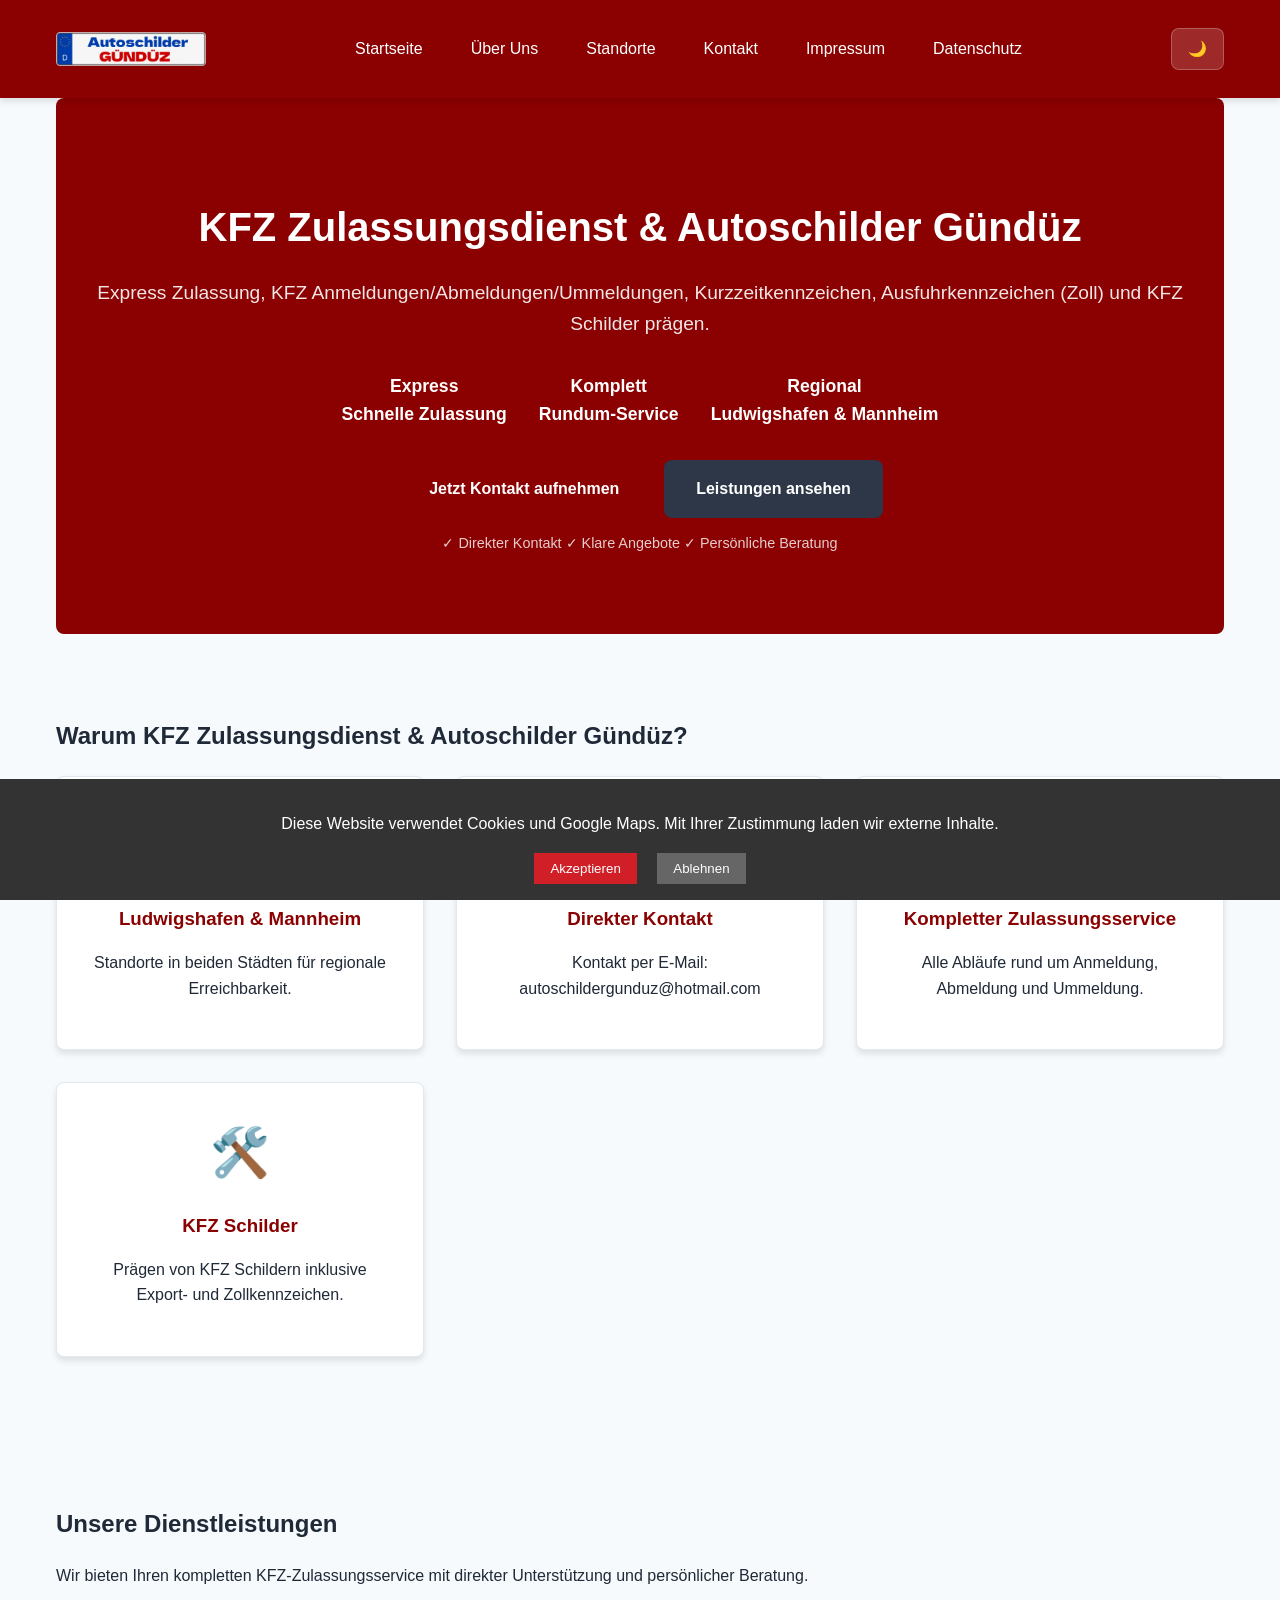
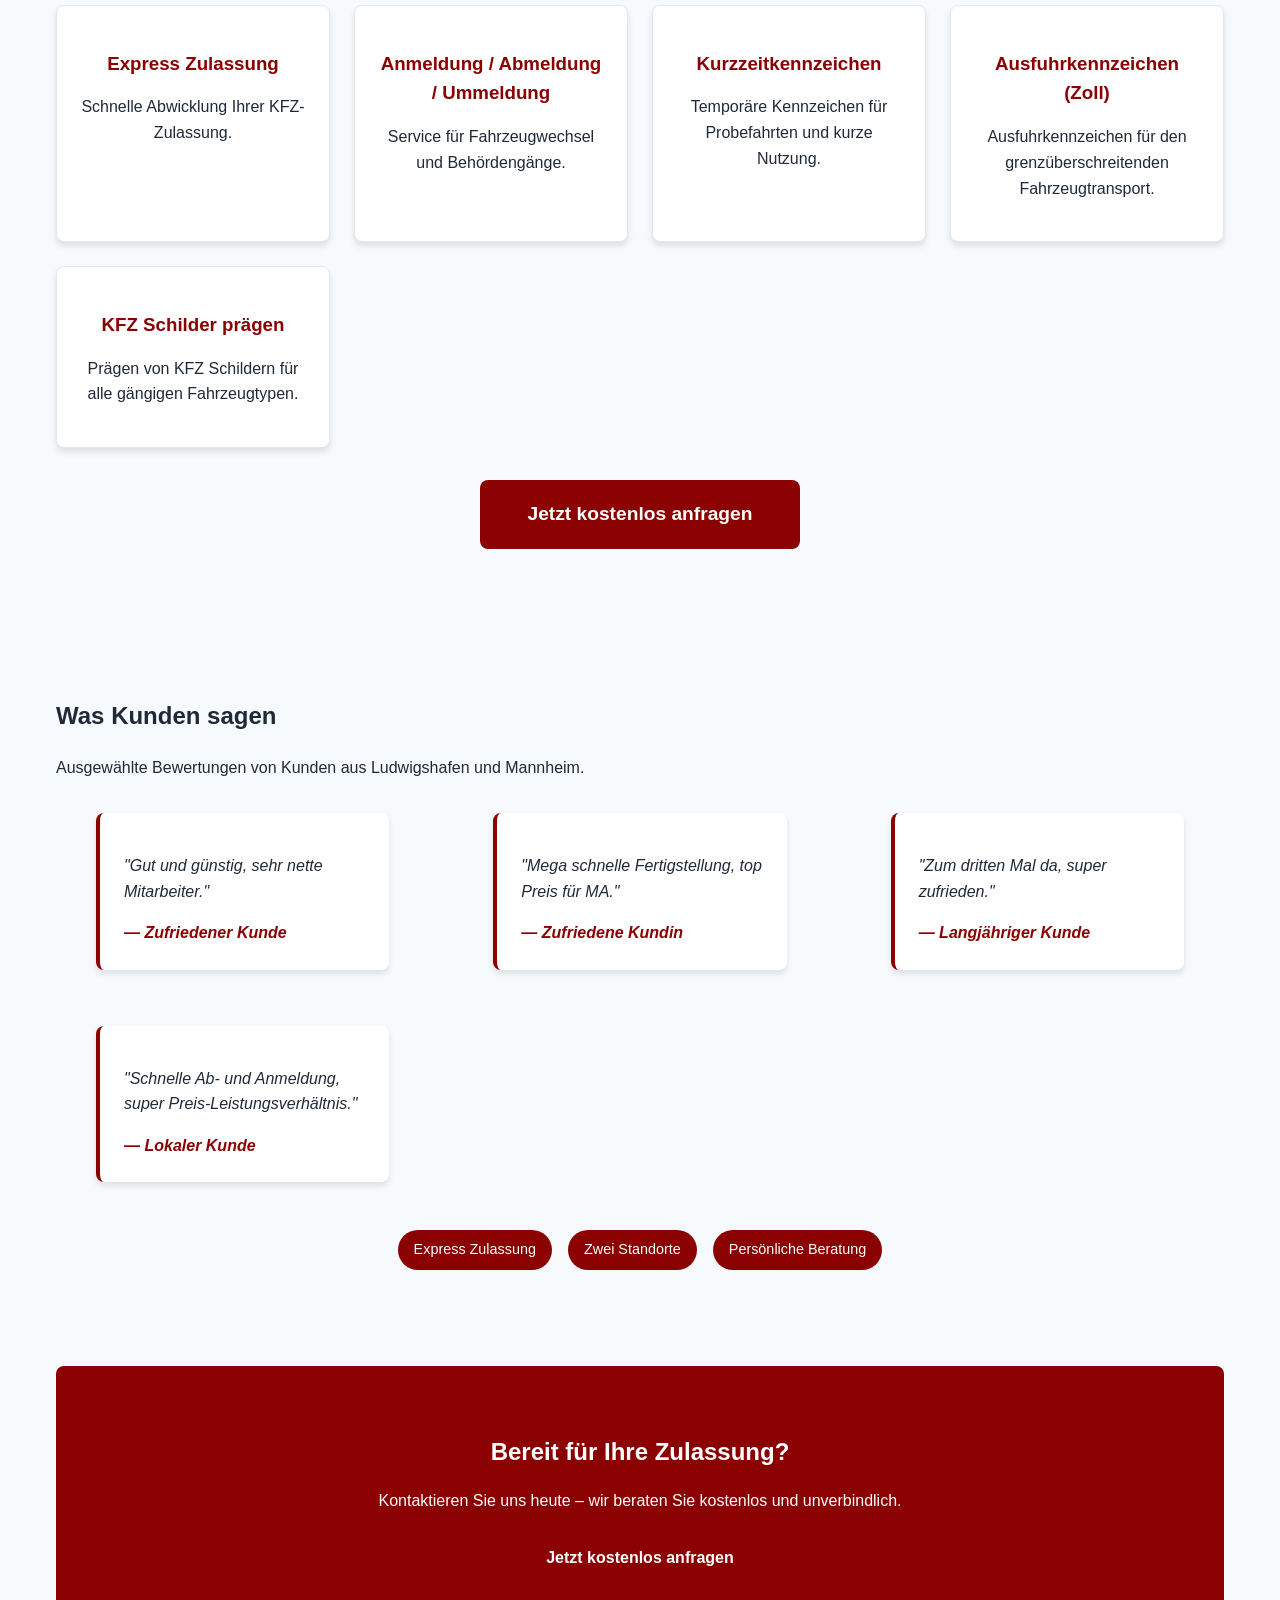
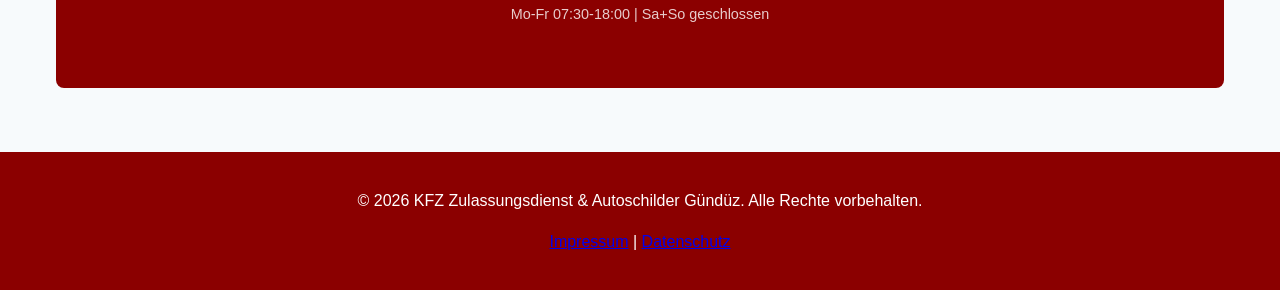
<file: index.html>
<!DOCTYPE html>
<html lang="de">
<head>
    <meta charset="UTF-8">
    <meta name="viewport" content="width=device-width, initial-scale=1.0">
    <title>KFZ Zulassungsdienst & Autoschilder Gündüz</title>
    <meta name="description" content="KFZ Zulassungsdienst & Autoschilder Gündüz. Express Zulassung, KFZ Anmeldungen/Abmeldungen/Ummeldungen, Kurzzeitkennzeichen, Ausfuhrkennzeichen (Zoll) und KFZ Schilder prägen.">
    <meta name="theme-color" content="#111111">
    <link rel="icon" media="(prefers-color-scheme: light)" href="images/favicon_schwarz.png">
    <link rel="icon" media="(prefers-color-scheme: dark)" href="images/favicon_weiss.png">
    <link rel="icon" href="images/favicon_schwarz.png">
    <link rel="stylesheet" href="css/style.css">
</head>
<body>
    <header>
        <div class="header-inner">
            <div class="logo">
                <img src="images/logo.png" alt="KFZ Zulassungsdienst & Autoschilder Gündüz Logo">
            </div>
            <nav aria-label="Hauptnavigation">
                <ul>
                    <li><a href="index.html">Startseite</a></li>
                    <li><a href="about.html">Über Uns</a></li>
                    <li><a href="locations.html">Standorte</a></li>
                    <li><a href="contact.html">Kontakt</a></li>
                    <li><a href="impressum.html">Impressum</a></li>
                    <li><a href="datenschutz.html">Datenschutz</a></li>
                </ul>
            </nav>
            <button id="mobile-menu-toggle" class="mobile-nav-toggle" aria-expanded="false" aria-label="Menü anzeigen">☰</button>
            <button id="theme-toggle" class="theme-toggle" aria-label="Farbschema wechseln">🌙</button>
        </div>
    </header>
    <main>
        <section id="hero">
            <h1>KFZ Zulassungsdienst & Autoschilder Gündüz</h1>
            <p class="hero-subtitle">Express Zulassung, KFZ Anmeldungen/Abmeldungen/Ummeldungen, Kurzzeitkennzeichen, Ausfuhrkennzeichen (Zoll) und KFZ Schilder prägen.</p>
            <div class="hero-stats">
                <div class="stat"><strong>Express</strong><br>Schnelle Zulassung</div>
                <div class="stat"><strong>Komplett</strong><br>Rundum-Service</div>
                <div class="stat"><strong>Regional</strong><br>Ludwigshafen & Mannheim</div>
            </div>
            <div class="hero-actions">
                <a class="cta-button primary" href="contact.html">Jetzt Kontakt aufnehmen</a>
                <a class="cta-button secondary" href="#services">Leistungen ansehen</a>
            </div>
            <div class="hero-trust">
                <p>✓ Direkter Kontakt ✓ Klare Angebote ✓ Persönliche Beratung</p>
            </div>
        </section>
        <section id="advantages">
            <h2>Warum KFZ Zulassungsdienst & Autoschilder Gündüz?</h2>
            <div class="feature-grid">
                <article class="feature-card">
                    <div class="icon">📍</div>
                    <h3>Ludwigshafen & Mannheim</h3>
                    <p>Standorte in beiden Städten für regionale Erreichbarkeit.</p>
                </article>
                <article class="feature-card">
                    <div class="icon">✉️</div>
                    <h3>Direkter Kontakt</h3>
                    <p>Kontakt per E-Mail: autoschildergunduz@hotmail.com</p>
                </article>
                <article class="feature-card">
                    <div class="icon">⚙️</div>
                    <h3>Kompletter Zulassungsservice</h3>
                    <p>Alle Abläufe rund um Anmeldung, Abmeldung und Ummeldung.</p>
                </article>
                <article class="feature-card">
                    <div class="icon">🛠️</div>
                    <h3>KFZ Schilder</h3>
                    <p>Prägen von KFZ Schildern inklusive Export- und Zollkennzeichen.</p>
                </article>
            </div>
        </section>
        <section id="services">
            <h2>Unsere Dienstleistungen</h2>
            <p>Wir bieten Ihren kompletten KFZ-Zulassungsservice mit direkter Unterstützung und persönlicher Beratung.</p>
            <div class="service-grid">
                <div class="service-item">
                    <h3>Express Zulassung</h3>
                    <p>Schnelle Abwicklung Ihrer KFZ-Zulassung.</p>
                </div>
                <div class="service-item">
                    <h3>Anmeldung / Abmeldung / Ummeldung</h3>
                    <p>Service für Fahrzeugwechsel und Behördengänge.</p>
                </div>
                <div class="service-item">
                    <h3>Kurzzeitkennzeichen</h3>
                    <p>Temporäre Kennzeichen für Probefahrten und kurze Nutzung.</p>
                </div>
                <div class="service-item">
                    <h3>Ausfuhrkennzeichen (Zoll)</h3>
                    <p>Ausfuhrkennzeichen für den grenzüberschreitenden Fahrzeugtransport.</p>
                </div>
                <div class="service-item">
                    <h3>KFZ Schilder prägen</h3>
                    <p>Prägen von KFZ Schildern für alle gängigen Fahrzeugtypen.</p>
                </div>
            </div>
            <div class="cta-section">
                <a class="cta-button primary large" href="contact.html">Jetzt kostenlos anfragen</a>
            </div>
        </section>
        <section id="trust">
            <div class="trust-header">
                <h2>Was Kunden sagen</h2>
                <p>Ausgewählte Bewertungen von Kunden aus Ludwigshafen und Mannheim.</p>
            </div>
            <div class="testimonial-grid">
                <blockquote class="testimonial">
                    <p>"Gut und günstig, sehr nette Mitarbeiter."</p>
                    <cite>— Zufriedener Kunde</cite>
                </blockquote>
                <blockquote class="testimonial">
                    <p>"Mega schnelle Fertigstellung, top Preis für MA."</p>
                    <cite>— Zufriedene Kundin</cite>
                </blockquote>
                <blockquote class="testimonial">
                    <p>"Zum dritten Mal da, super zufrieden."</p>
                    <cite>— Langjähriger Kunde</cite>
                </blockquote>
                <blockquote class="testimonial">
                    <p>"Schnelle Ab- und Anmeldung, super Preis-Leistungsverhältnis."</p>
                    <cite>— Lokaler Kunde</cite>
                </blockquote>
            </div>
            <div class="trust-badges">
                <div class="badge">Express Zulassung</div>
                <div class="badge">Zwei Standorte</div>
                <div class="badge">Persönliche Beratung</div>
            </div>
        </section>
        <section id="contact-cta">
            <h2>Bereit für Ihre Zulassung?</h2>
            <p>Kontaktieren Sie uns heute – wir beraten Sie kostenlos und unverbindlich.</p>
            <div class="contact-actions">
                <a class="cta-button primary" href="contact.html">Jetzt kostenlos anfragen</a>
            </div>
            <p class="opening-hours">Mo-Fr 07:30-18:00 | Sa+So geschlossen</p>
        </section>
    </main>
    <footer>
        <p>&copy; 2026 KFZ Zulassungsdienst & Autoschilder Gündüz. Alle Rechte vorbehalten.</p>
        <p><a href="impressum.html">Impressum</a> | <a href="datenschutz.html">Datenschutz</a></p>
    </footer>
    <div id="cookie-consent" style="display: none; position: fixed; bottom: 0; left: 0; right: 0; background: #333; color: #fff; padding: 1rem; text-align: center; z-index: 1000;">
        <p>Diese Website verwendet Cookies und Google Maps. Mit Ihrer Zustimmung laden wir externe Inhalte.</p>
        <button id="accept-cookies" style="background: #d01f27; color: #fff; border: none; padding: 0.5rem 1rem; margin: 0 0.5rem; cursor: pointer;">Akzeptieren</button>
        <button id="decline-cookies" style="background: #666; color: #fff; border: none; padding: 0.5rem 1rem; margin: 0 0.5rem; cursor: pointer;">Ablehnen</button>
    </div>
    <script src="js/script.js"></script>
</body>
</html>
</file>
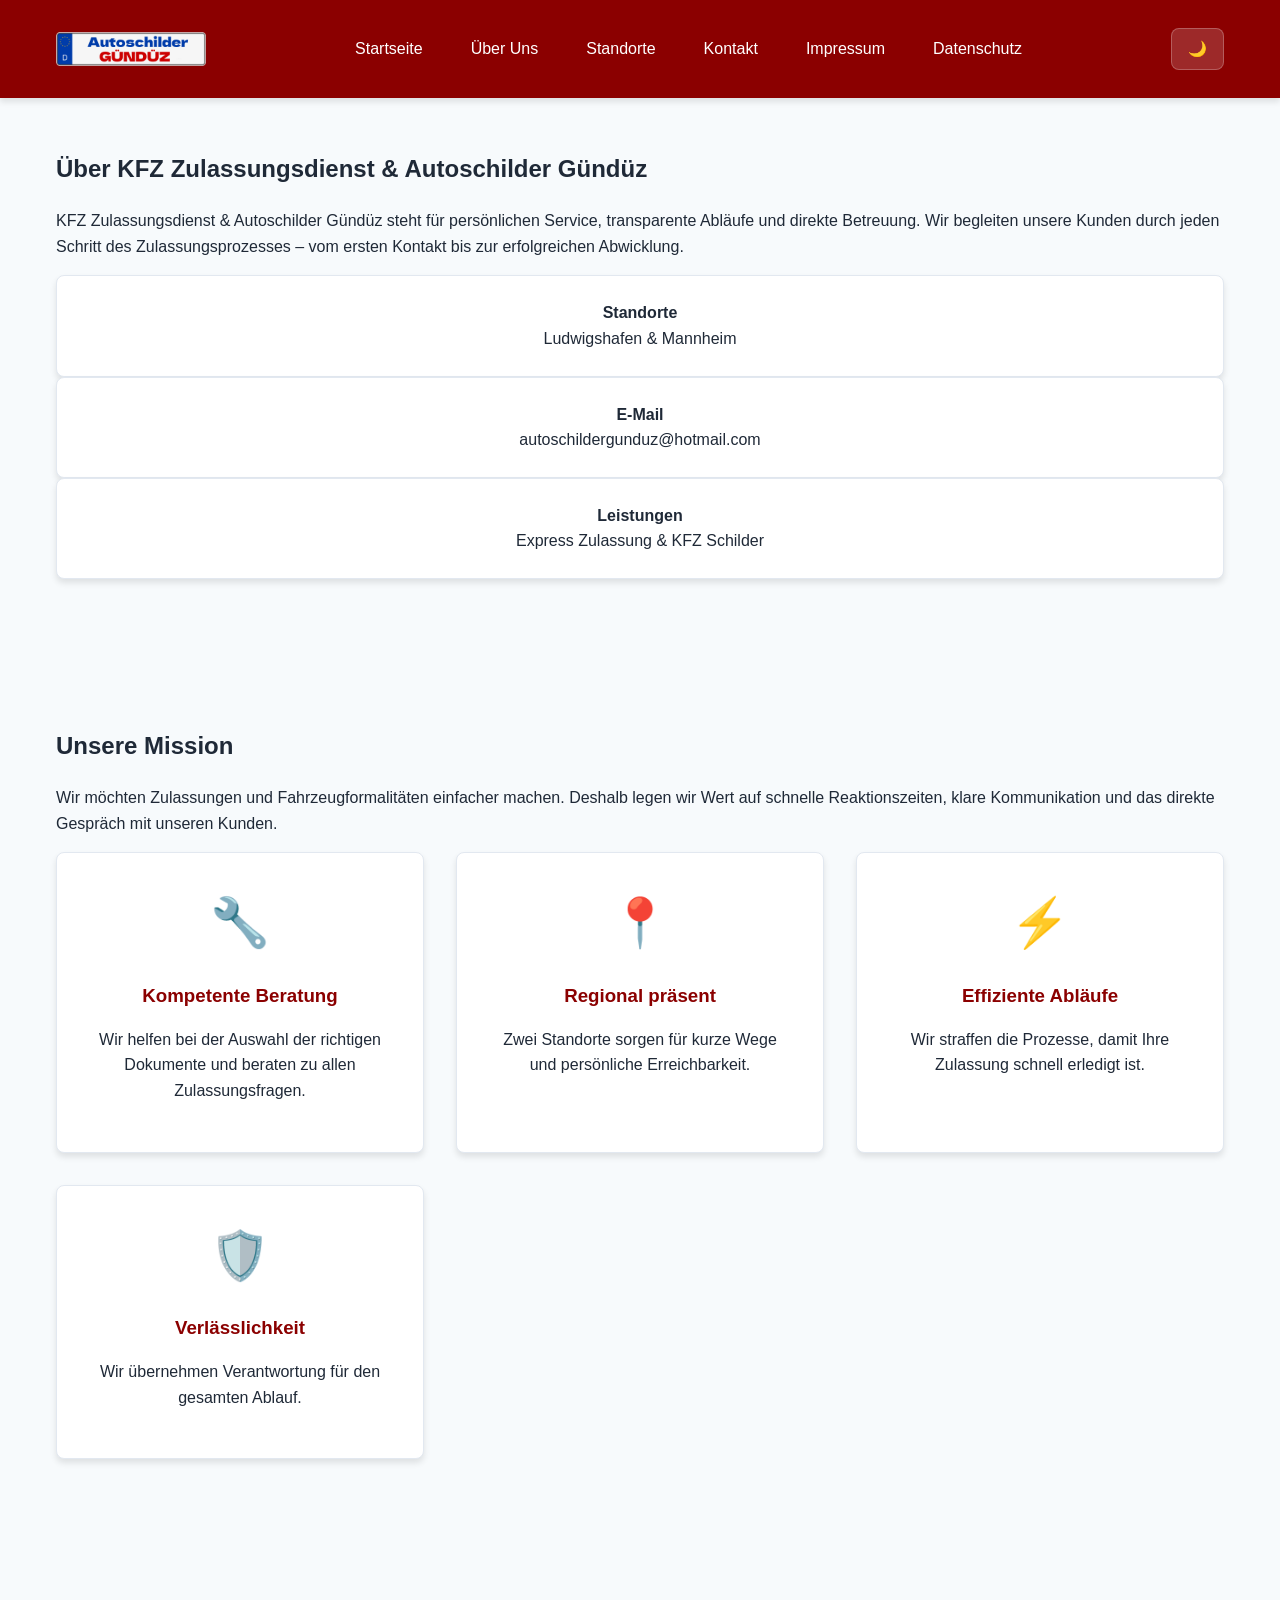
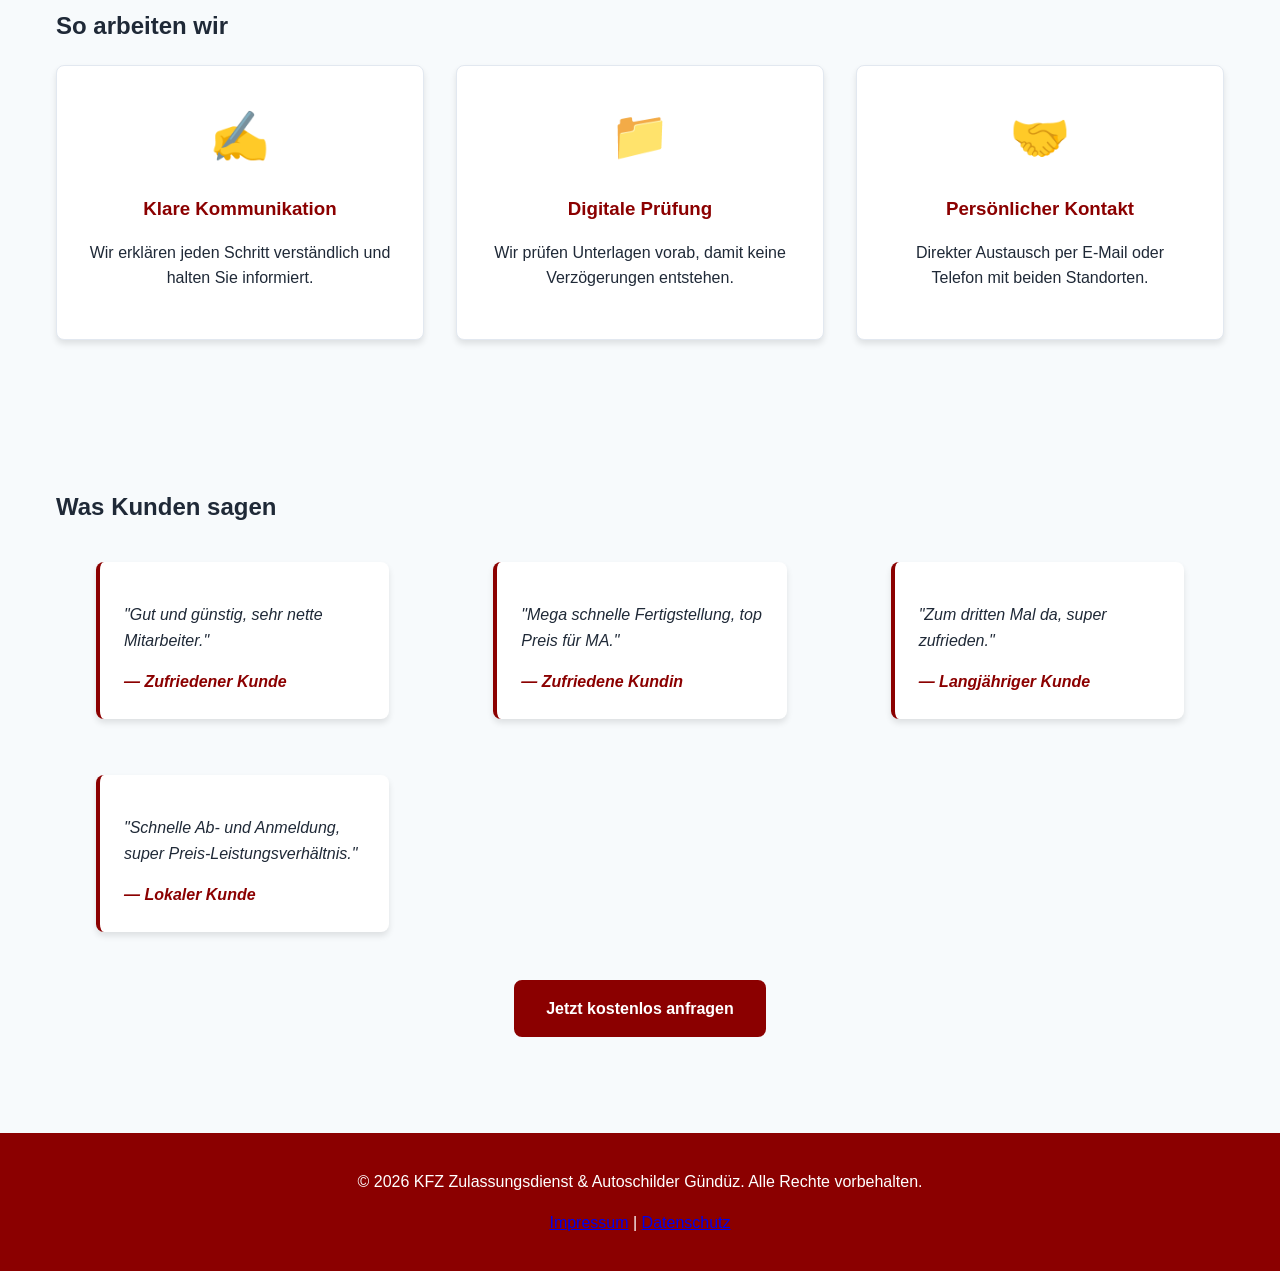
<file: about.html>
<!DOCTYPE html>
<html lang="de">
<head>
    <meta charset="UTF-8">
    <meta name="viewport" content="width=device-width, initial-scale=1.0">
    <title>Über Uns | KFZ Zulassungsdienst & Autoschilder Gündüz</title>
    <meta name="description" content="Erfahren Sie mehr über KFZ Zulassungsdienst & Autoschilder Gündüz. Express Zulassung, KFZ Anmeldungen/Abmeldungen/Ummeldungen, Kurzzeitkennzeichen, Ausfuhrkennzeichen und KFZ Schilder prägen.">
    <meta name="theme-color" content="#111111">
    <link rel="icon" media="(prefers-color-scheme: light)" href="images/favicon_schwarz.png">
    <link rel="icon" media="(prefers-color-scheme: dark)" href="images/favicon_weiss.png">
    <link rel="icon" href="images/favicon_schwarz.png">
    <link rel="stylesheet" href="css/style.css">
</head>
<body>
    <header>
        <div class="header-inner">
            <div class="logo">
                <img src="images/logo.png" alt="KFZ Zulassungsdienst & Autoschilder Gündüz Logo">
            </div>
            <nav aria-label="Hauptnavigation">
                <ul>
                    <li><a href="index.html">Startseite</a></li>
                    <li><a href="about.html">Über Uns</a></li>
                    <li><a href="locations.html">Standorte</a></li>
                    <li><a href="contact.html">Kontakt</a></li>
                    <li><a href="impressum.html">Impressum</a></li>
                    <li><a href="datenschutz.html">Datenschutz</a></li>
                </ul>
            </nav>
            <button id="mobile-menu-toggle" class="mobile-nav-toggle" aria-expanded="false" aria-label="Menü anzeigen">☰</button>
            <button id="theme-toggle" class="theme-toggle" aria-label="Farbschema wechseln">🌙</button>
        </div>
    </header>
    <main>
        <section>
            <h1>Über KFZ Zulassungsdienst & Autoschilder Gündüz</h1>
            <p>KFZ Zulassungsdienst & Autoschilder Gündüz steht für persönlichen Service, transparente Abläufe und direkte Betreuung. Wir begleiten unsere Kunden durch jeden Schritt des Zulassungsprozesses – vom ersten Kontakt bis zur erfolgreichen Abwicklung.</p>
            <div class="stats-grid">
                <div class="stat-card">
                    <strong>Standorte</strong><br>Ludwigshafen & Mannheim
                </div>
                <div class="stat-card">
                    <strong>E-Mail</strong><br>autoschildergunduz@hotmail.com
                </div>
                <div class="stat-card">
                    <strong>Leistungen</strong><br>Express Zulassung & KFZ Schilder
                </div>
            </div>
        </section>
        <section>
            <h2>Unsere Mission</h2>
            <p>Wir möchten Zulassungen und Fahrzeugformalitäten einfacher machen. Deshalb legen wir Wert auf schnelle Reaktionszeiten, klare Kommunikation und das direkte Gespräch mit unseren Kunden.</p>
            <div class="feature-grid">
                <article class="feature-card">
                    <div class="icon">🔧</div>
                    <h3>Kompetente Beratung</h3>
                    <p>Wir helfen bei der Auswahl der richtigen Dokumente und beraten zu allen Zulassungsfragen.</p>
                </article>
                <article class="feature-card">
                    <div class="icon">📍</div>
                    <h3>Regional präsent</h3>
                    <p>Zwei Standorte sorgen für kurze Wege und persönliche Erreichbarkeit.</p>
                </article>
                <article class="feature-card">
                    <div class="icon">⚡</div>
                    <h3>Effiziente Abläufe</h3>
                    <p>Wir straffen die Prozesse, damit Ihre Zulassung schnell erledigt ist.</p>
                </article>
                <article class="feature-card">
                    <div class="icon">🛡️</div>
                    <h3>Verlässlichkeit</h3>
                    <p>Wir übernehmen Verantwortung für den gesamten Ablauf.</p>
                </article>
            </div>
        </section>
        <section>
            <h2>So arbeiten wir</h2>
            <div class="feature-grid">
                <article class="feature-card">
                    <div class="icon">✍️</div>
                    <h3>Klare Kommunikation</h3>
                    <p>Wir erklären jeden Schritt verständlich und halten Sie informiert.</p>
                </article>
                <article class="feature-card">
                    <div class="icon">📁</div>
                    <h3>Digitale Prüfung</h3>
                    <p>Wir prüfen Unterlagen vorab, damit keine Verzögerungen entstehen.</p>
                </article>
                <article class="feature-card">
                    <div class="icon">🤝</div>
                    <h3>Persönlicher Kontakt</h3>
                    <p>Direkter Austausch per E-Mail oder Telefon mit beiden Standorten.</p>
                </article>
            </div>
        </section>
        <section>
            <h2>Was Kunden sagen</h2>
            <div class="testimonial-grid">
                <blockquote class="testimonial">
                    <p>"Gut und günstig, sehr nette Mitarbeiter."</p>
                    <cite>— Zufriedener Kunde</cite>
                </blockquote>
                <blockquote class="testimonial">
                    <p>"Mega schnelle Fertigstellung, top Preis für MA."</p>
                    <cite>— Zufriedene Kundin</cite>
                </blockquote>
                <blockquote class="testimonial">
                    <p>"Zum dritten Mal da, super zufrieden."</p>
                    <cite>— Langjähriger Kunde</cite>
                </blockquote>
                <blockquote class="testimonial">
                    <p>"Schnelle Ab- und Anmeldung, super Preis-Leistungsverhältnis."</p>
                    <cite>— Lokaler Kunde</cite>
                </blockquote>
            </div>
            <div class="cta-section">
                <a class="cta-button primary" href="contact.html">Jetzt kostenlos anfragen</a>
            </div>
        </section>
    </main>
    <footer>
        <p>&copy; 2026 KFZ Zulassungsdienst & Autoschilder Gündüz. Alle Rechte vorbehalten.</p>
        <p><a href="impressum.html">Impressum</a> | <a href="datenschutz.html">Datenschutz</a></p>
    </footer>
    <script src="js/script.js"></script>
</body>
</html>
</file>
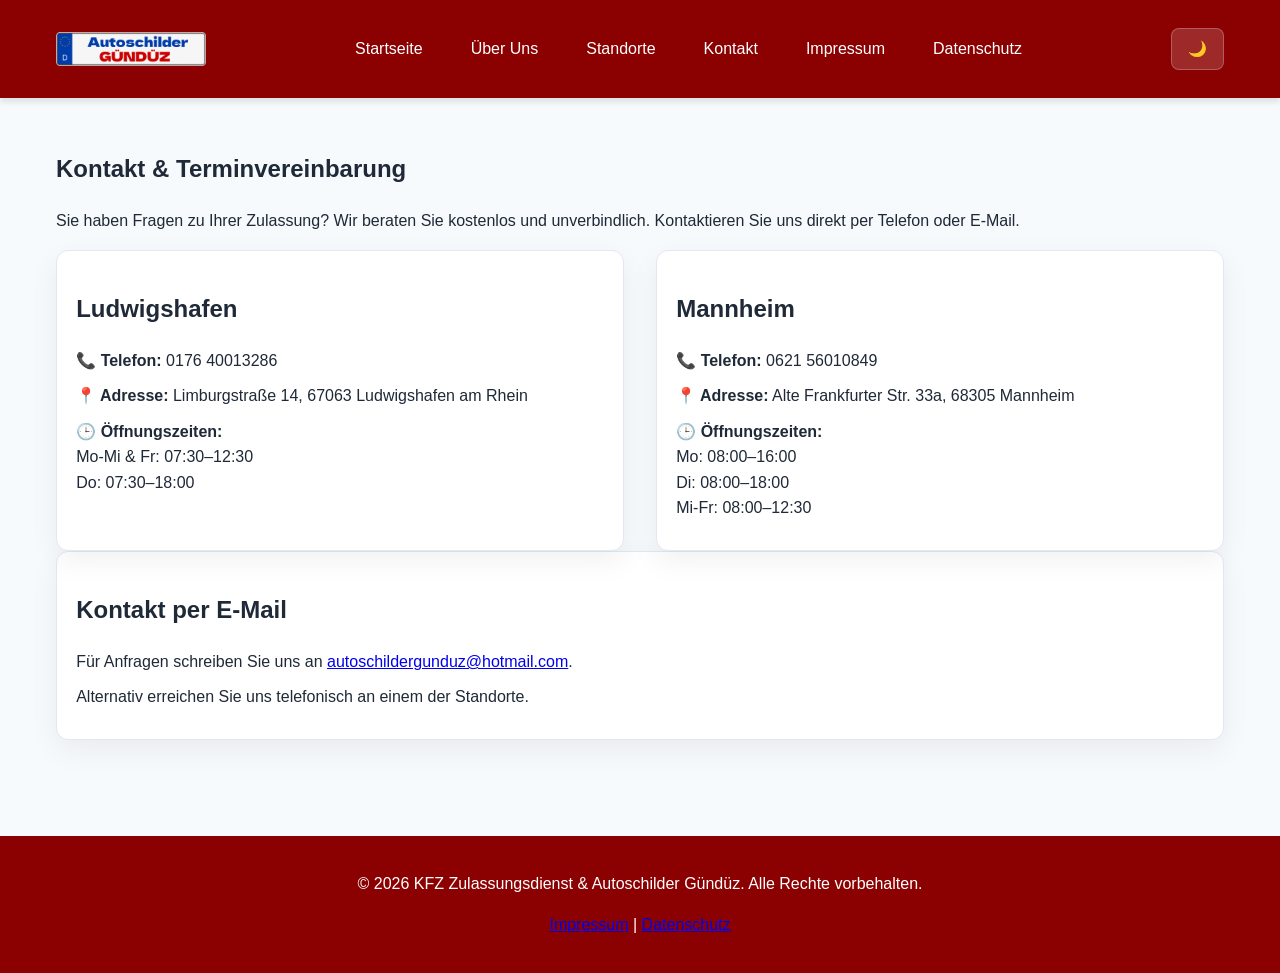
<file: contact.html>
<!DOCTYPE html>
<html lang="de">
<head>
    <meta charset="UTF-8">
    <meta name="viewport" content="width=device-width, initial-scale=1.0">
    <title>Kontakt | KFZ Zulassungsdienst & Autoschilder Gündüz</title>
    <meta name="description" content="Kontaktieren Sie KFZ Zulassungsdienst & Autoschilder Gündüz. Telefonische Beratung und E-Mail-Anfragen für Zulassungen, Kennzeichen und Zollkennzeichen.">
    <meta name="theme-color" content="#111111">
    <link rel="icon" media="(prefers-color-scheme: light)" href="images/favicon_schwarz.png">
    <link rel="icon" media="(prefers-color-scheme: dark)" href="images/favicon_weiss.png">
    <link rel="icon" href="images/favicon_schwarz.png">
    <link rel="stylesheet" href="css/style.css">
</head>
<body>
    <header>
        <div class="header-inner">
            <div class="logo">
                <img src="images/logo.png" alt="KFZ Zulassungsdienst & Autoschilder Gündüz Logo">
            </div>
            <nav aria-label="Hauptnavigation">
                <ul>
                    <li><a href="index.html">Startseite</a></li>
                    <li><a href="about.html">Über Uns</a></li>
                    <li><a href="locations.html">Standorte</a></li>
                    <li><a href="contact.html">Kontakt</a></li>
                    <li><a href="impressum.html">Impressum</a></li>
                    <li><a href="datenschutz.html">Datenschutz</a></li>
                </ul>
            </nav>
            <button id="mobile-menu-toggle" class="mobile-nav-toggle" aria-expanded="false" aria-label="Menü anzeigen">☰</button>
            <button id="theme-toggle" class="theme-toggle" aria-label="Farbschema wechseln">🌙</button>
        </div>
    </header>
    <main>
        <section>
            <h1>Kontakt & Terminvereinbarung</h1>
            <p>Sie haben Fragen zu Ihrer Zulassung? Wir beraten Sie kostenlos und unverbindlich. Kontaktieren Sie uns direkt per Telefon oder E-Mail.</p>
            <div class="contact-grid">
                <div class="contact-card">
                    <h2>Ludwigshafen</h2>
                    <p><strong>📞 Telefon:</strong> 0176 40013286</p>
                    <p><strong>📍 Adresse:</strong> Limburgstraße 14, 67063 Ludwigshafen am Rhein</p>
                    <p><strong>🕒 Öffnungszeiten:</strong><br>
                    Mo-Mi & Fr: 07:30–12:30<br>
                    Do: 07:30–18:00</p>
                </div>
                <div class="contact-card">
                    <h2>Mannheim</h2>
                    <p><strong>📞 Telefon:</strong> 0621 56010849</p>
                    <p><strong>📍 Adresse:</strong> Alte Frankfurter Str. 33a, 68305 Mannheim</p>
                    <p><strong>🕒 Öffnungszeiten:</strong><br>
                    Mo: 08:00–16:00<br>
                    Di: 08:00–18:00<br>
                    Mi-Fr: 08:00–12:30</p>
                </div>
            </div>
            <div class="form-card">
                <h2>Kontakt per E-Mail</h2>
                <p>Für Anfragen schreiben Sie uns an <a href="mailto:autoschildergunduz@hotmail.com">autoschildergunduz@hotmail.com</a>.</p>
                <p>Alternativ erreichen Sie uns telefonisch an einem der Standorte.</p>
            </div>
        </section>
    </main>
    <footer>
        <p>&copy; 2026 KFZ Zulassungsdienst & Autoschilder Gündüz. Alle Rechte vorbehalten.</p>
        <p><a href="impressum.html">Impressum</a> | <a href="datenschutz.html">Datenschutz</a></p>
    </footer>
    <script src="js/script.js"></script>
</body>
</html>
</file>
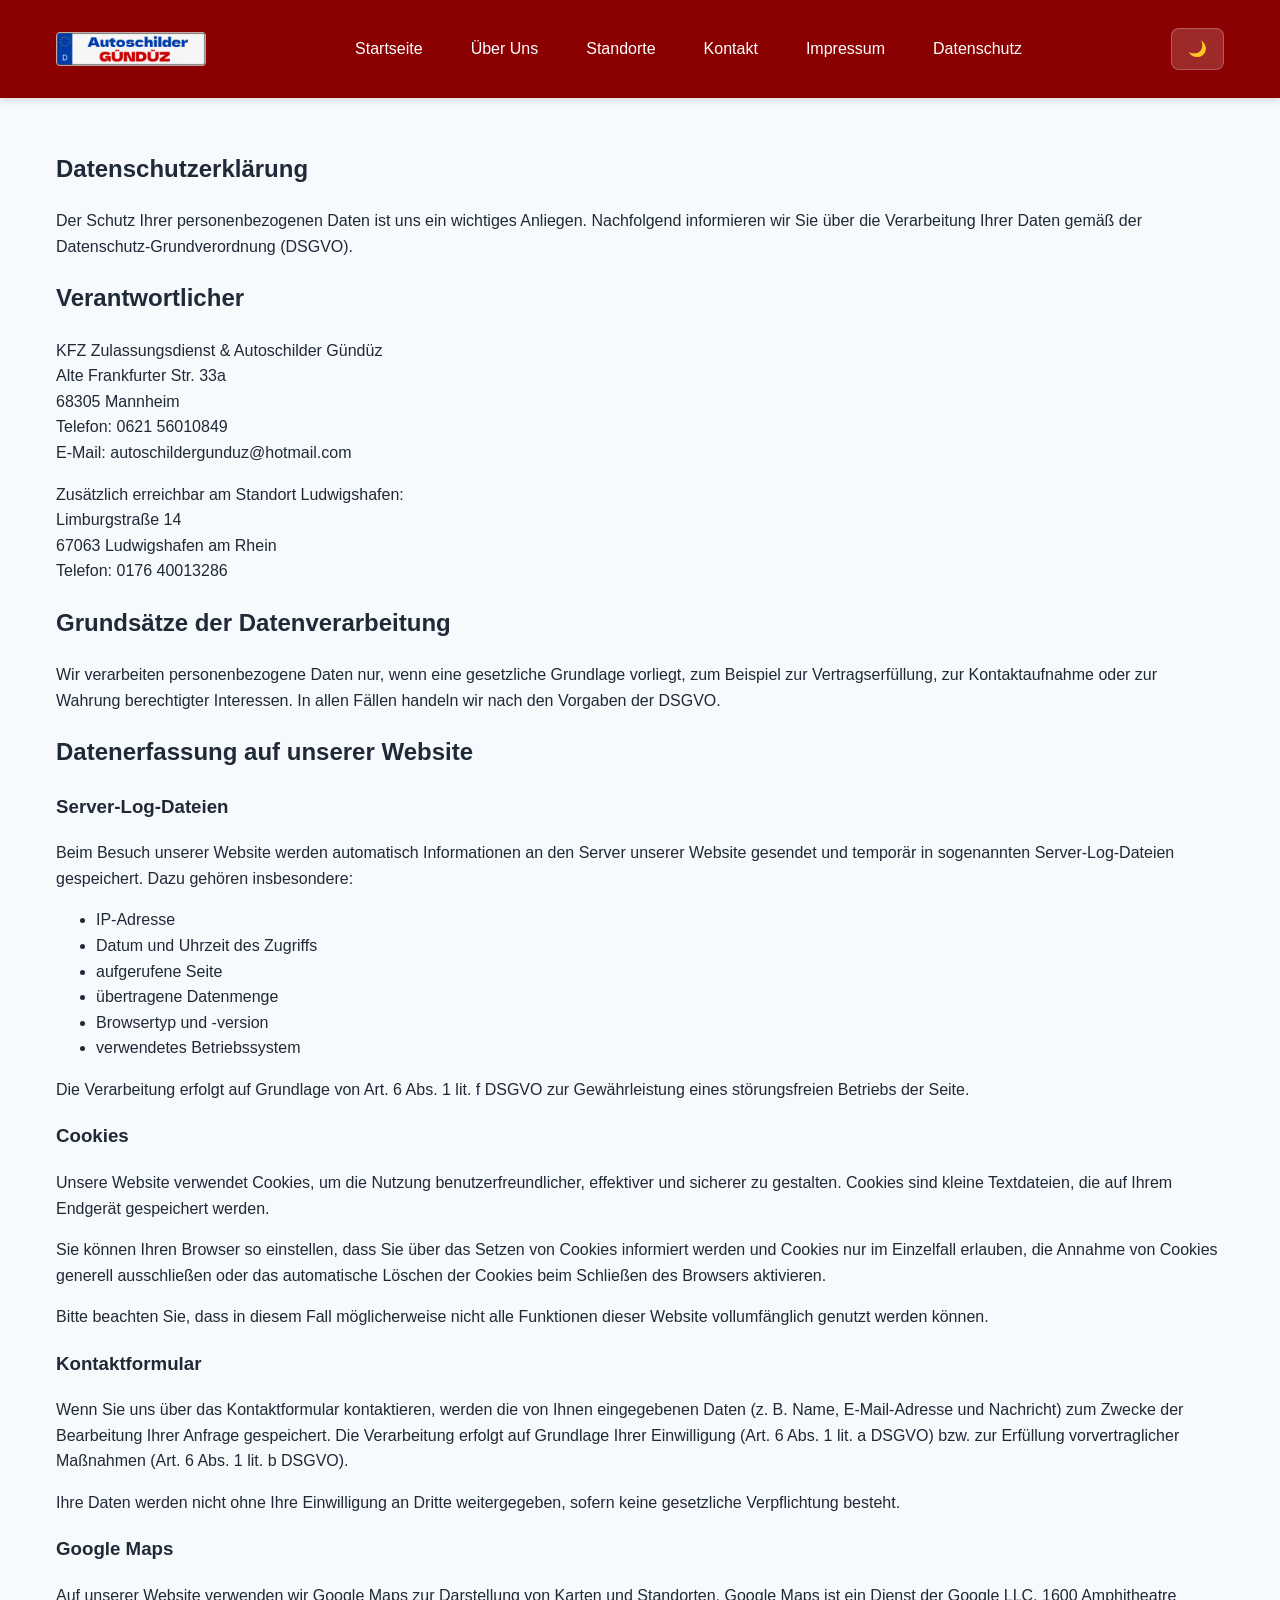
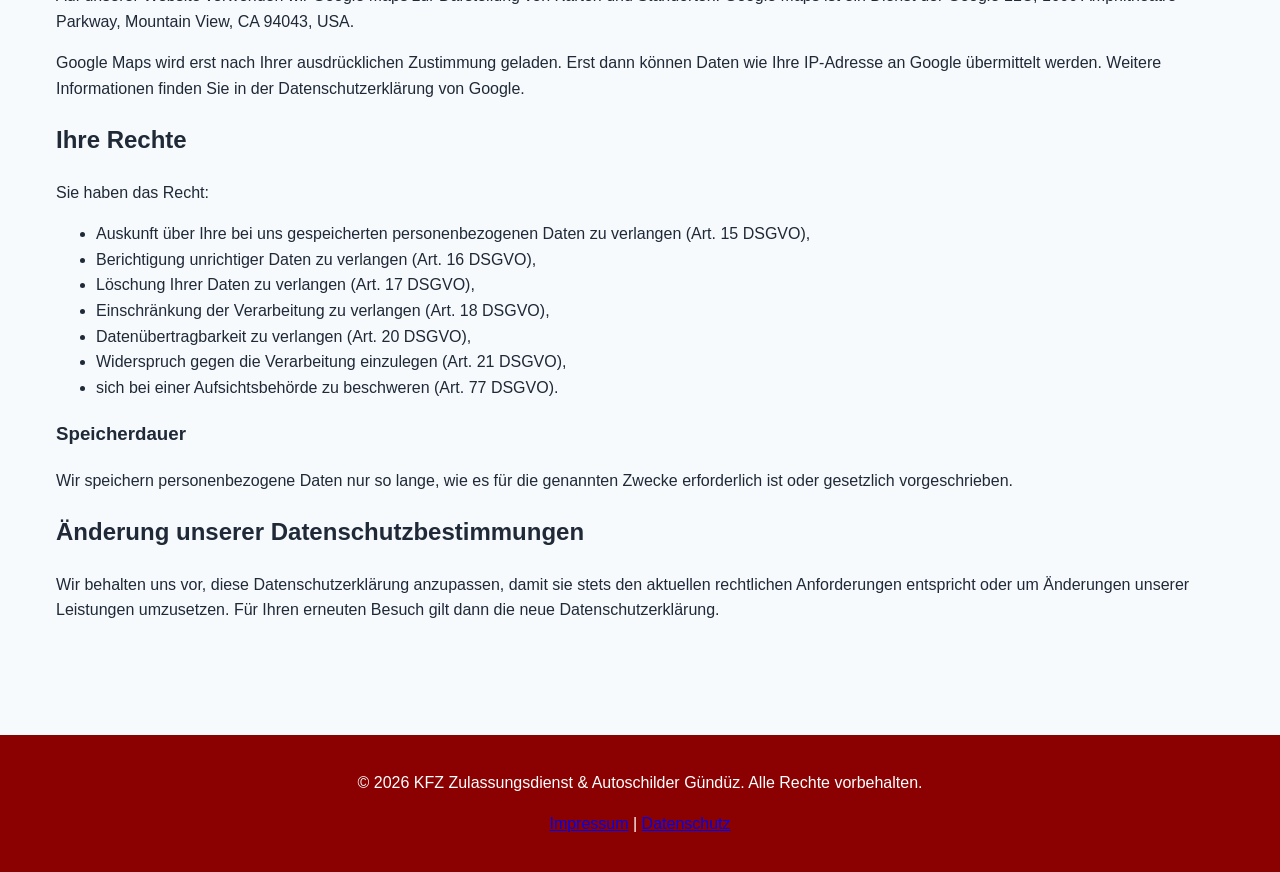
<file: datenschutz.html>
<!DOCTYPE html>
<html lang="de">
<head>
    <meta charset="UTF-8">
    <meta name="viewport" content="width=device-width, initial-scale=1.0">
    <title>Datenschutzerklärung | KFZ Zulassungsdienst & Autoschilder Gündüz</title>
    <meta name="description" content="Datenschutzerklärung von KFZ Zulassungsdienst & Autoschilder Gündüz. Informationen zur Datenverarbeitung gemäß DSGVO.">
    <meta name="theme-color" content="#111111">
    <link rel="icon" media="(prefers-color-scheme: light)" href="images/favicon_schwarz.png">
    <link rel="icon" media="(prefers-color-scheme: dark)" href="images/favicon_weiss.png">
    <link rel="icon" href="images/favicon_schwarz.png">
    <link rel="stylesheet" href="css/style.css">
</head>
<body>
    <header>
        <div class="header-inner">
            <div class="logo">
                <img src="images/logo.png" alt="KFZ Zulassungsdienst & Autoschilder Gündüz Logo">
            </div>
            <nav aria-label="Hauptnavigation">
                <ul>
                    <li><a href="index.html">Startseite</a></li>
                    <li><a href="about.html">Über Uns</a></li>
                    <li><a href="locations.html">Standorte</a></li>
                    <li><a href="contact.html">Kontakt</a></li>
                    <li><a href="impressum.html">Impressum</a></li>
                    <li><a href="datenschutz.html">Datenschutz</a></li>
                </ul>
            </nav>
            <button id="mobile-menu-toggle" class="mobile-nav-toggle" aria-expanded="false" aria-label="Menü anzeigen">☰</button>
            <button id="theme-toggle" class="theme-toggle" aria-label="Farbschema wechseln">🌙</button>
        </div>
    </header>
    <main>
        <section>
            <h1>Datenschutzerklärung</h1>
            <p>Der Schutz Ihrer personenbezogenen Daten ist uns ein wichtiges Anliegen. Nachfolgend informieren wir Sie über die Verarbeitung Ihrer Daten gemäß der Datenschutz-Grundverordnung (DSGVO).</p>
            <h2>Verantwortlicher</h2>
            <p>KFZ Zulassungsdienst & Autoschilder Gündüz<br>Alte Frankfurter Str. 33a<br>68305 Mannheim<br>Telefon: 0621 56010849<br>E-Mail: autoschildergunduz@hotmail.com</p>
            <p>Zusätzlich erreichbar am Standort Ludwigshafen:<br>Limburgstraße 14<br>67063 Ludwigshafen am Rhein<br>Telefon: 0176 40013286</p>
            <h2>Grundsätze der Datenverarbeitung</h2>
            <p>Wir verarbeiten personenbezogene Daten nur, wenn eine gesetzliche Grundlage vorliegt, zum Beispiel zur Vertragserfüllung, zur Kontaktaufnahme oder zur Wahrung berechtigter Interessen. In allen Fällen handeln wir nach den Vorgaben der DSGVO.</p>
            <h2>Datenerfassung auf unserer Website</h2>
            <h3>Server-Log-Dateien</h3>
            <p>Beim Besuch unserer Website werden automatisch Informationen an den Server unserer Website gesendet und temporär in sogenannten Server-Log-Dateien gespeichert. Dazu gehören insbesondere:</p>
            <ul>
                <li>IP-Adresse</li>
                <li>Datum und Uhrzeit des Zugriffs</li>
                <li>aufgerufene Seite</li>
                <li>übertragene Datenmenge</li>
                <li>Browsertyp und -version</li>
                <li>verwendetes Betriebssystem</li>
            </ul>
            <p>Die Verarbeitung erfolgt auf Grundlage von Art. 6 Abs. 1 lit. f DSGVO zur Gewährleistung eines störungsfreien Betriebs der Seite.</p>
            <h3>Cookies</h3>
            <p>Unsere Website verwendet Cookies, um die Nutzung benutzerfreundlicher, effektiver und sicherer zu gestalten. Cookies sind kleine Textdateien, die auf Ihrem Endgerät gespeichert werden.</p>
            <p>Sie können Ihren Browser so einstellen, dass Sie über das Setzen von Cookies informiert werden und Cookies nur im Einzelfall erlauben, die Annahme von Cookies generell ausschließen oder das automatische Löschen der Cookies beim Schließen des Browsers aktivieren.</p>
            <p>Bitte beachten Sie, dass in diesem Fall möglicherweise nicht alle Funktionen dieser Website vollumfänglich genutzt werden können.</p>
            <h3>Kontaktformular</h3>
            <p>Wenn Sie uns über das Kontaktformular kontaktieren, werden die von Ihnen eingegebenen Daten (z. B. Name, E-Mail-Adresse und Nachricht) zum Zwecke der Bearbeitung Ihrer Anfrage gespeichert. Die Verarbeitung erfolgt auf Grundlage Ihrer Einwilligung (Art. 6 Abs. 1 lit. a DSGVO) bzw. zur Erfüllung vorvertraglicher Maßnahmen (Art. 6 Abs. 1 lit. b DSGVO).</p>
            <p>Ihre Daten werden nicht ohne Ihre Einwilligung an Dritte weitergegeben, sofern keine gesetzliche Verpflichtung besteht.</p>
            <h3>Google Maps</h3>
            <p>Auf unserer Website verwenden wir Google Maps zur Darstellung von Karten und Standorten. Google Maps ist ein Dienst der Google LLC, 1600 Amphitheatre Parkway, Mountain View, CA 94043, USA.</p>
            <p>Google Maps wird erst nach Ihrer ausdrücklichen Zustimmung geladen. Erst dann können Daten wie Ihre IP-Adresse an Google übermittelt werden. Weitere Informationen finden Sie in der Datenschutzerklärung von Google.</p>
            <h2>Ihre Rechte</h2>
            <p>Sie haben das Recht:</p>
            <ul>
                <li>Auskunft über Ihre bei uns gespeicherten personenbezogenen Daten zu verlangen (Art. 15 DSGVO),</li>
                <li>Berichtigung unrichtiger Daten zu verlangen (Art. 16 DSGVO),</li>
                <li>Löschung Ihrer Daten zu verlangen (Art. 17 DSGVO),</li>
                <li>Einschränkung der Verarbeitung zu verlangen (Art. 18 DSGVO),</li>
                <li>Datenübertragbarkeit zu verlangen (Art. 20 DSGVO),</li>
                <li>Widerspruch gegen die Verarbeitung einzulegen (Art. 21 DSGVO),</li>
                <li>sich bei einer Aufsichtsbehörde zu beschweren (Art. 77 DSGVO).</li>
            </ul>
            <h3>Speicherdauer</h3>
            <p>Wir speichern personenbezogene Daten nur so lange, wie es für die genannten Zwecke erforderlich ist oder gesetzlich vorgeschrieben.</p>
            <h2>Änderung unserer Datenschutzbestimmungen</h2>
            <p>Wir behalten uns vor, diese Datenschutzerklärung anzupassen, damit sie stets den aktuellen rechtlichen Anforderungen entspricht oder um Änderungen unserer Leistungen umzusetzen. Für Ihren erneuten Besuch gilt dann die neue Datenschutzerklärung.</p>
        </section>
    </main>
    <footer>
        <p>&copy; 2026 KFZ Zulassungsdienst & Autoschilder Gündüz. Alle Rechte vorbehalten.</p>
        <p><a href="impressum.html">Impressum</a> | <a href="datenschutz.html">Datenschutz</a></p>
    </footer>
    <script src="js/script.js"></script>
</body>
</html>
</file>
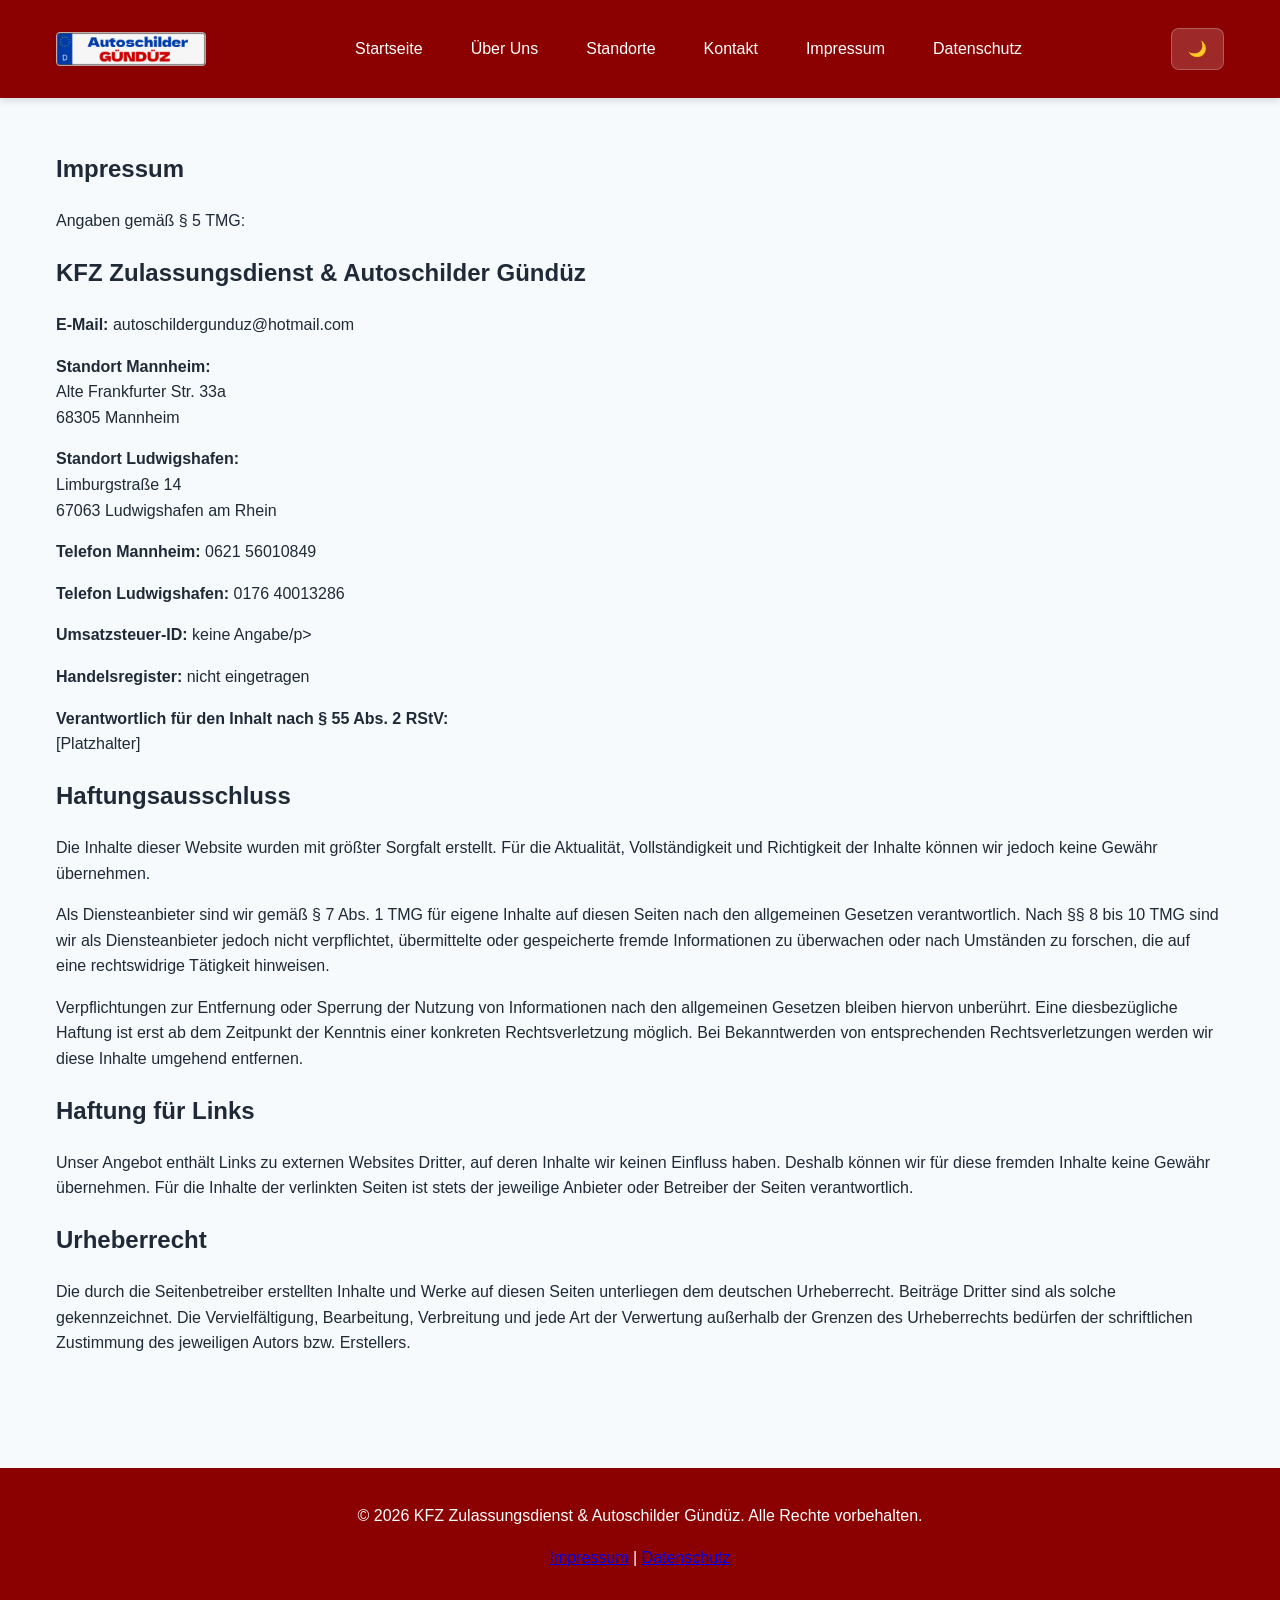
<file: impressum.html>
<!DOCTYPE html>
<html lang="de">
<head>
    <meta charset="UTF-8">
    <meta name="viewport" content="width=device-width, initial-scale=1.0">
    <title>Impressum | KFZ Zulassungsdienst & Autoschilder Gündüz</title>
    <meta name="description" content="Impressum von KFZ Zulassungsdienst & Autoschilder Gündüz. Rechtliche Informationen gemäß TMG §5.">
    <meta name="theme-color" content="#111111">
    <link rel="icon" media="(prefers-color-scheme: light)" href="images/favicon_schwarz.png">
    <link rel="icon" media="(prefers-color-scheme: dark)" href="images/favicon_weiss.png">
    <link rel="icon" href="images/favicon_schwarz.png">
    <link rel="stylesheet" href="css/style.css">
</head>
<body>
    <header>
        <div class="header-inner">
            <div class="logo">
                <img src="images/logo.png" alt="KFZ Zulassungsdienst & Autoschilder Gündüz Logo">
            </div>
            <nav aria-label="Hauptnavigation">
                <ul>
                    <li><a href="index.html">Startseite</a></li>
                    <li><a href="about.html">Über Uns</a></li>
                    <li><a href="locations.html">Standorte</a></li>
                    <li><a href="contact.html">Kontakt</a></li>
                    <li><a href="impressum.html">Impressum</a></li>
                    <li><a href="datenschutz.html">Datenschutz</a></li>
                </ul>
            </nav>
            <button id="mobile-menu-toggle" class="mobile-nav-toggle" aria-expanded="false" aria-label="Menü anzeigen">☰</button>
            <button id="theme-toggle" class="theme-toggle" aria-label="Farbschema wechseln">🌙</button>
        </div>
    </header>
    <main>
        <section>
            <h1>Impressum</h1>
            <p>Angaben gemäß § 5 TMG:</p>
            <h2>KFZ Zulassungsdienst & Autoschilder Gündüz</h2>
            <p><strong>E-Mail:</strong> autoschildergunduz@hotmail.com</p>
            <p><strong>Standort Mannheim:</strong><br>Alte Frankfurter Str. 33a<br>68305 Mannheim</p>
            <p><strong>Standort Ludwigshafen:</strong><br>Limburgstraße 14<br>67063 Ludwigshafen am Rhein</p>
            <p><strong>Telefon Mannheim:</strong> 0621 56010849</p>
            <p><strong>Telefon Ludwigshafen:</strong> 0176 40013286</p>
            <p><strong>Umsatzsteuer-ID:</strong> keine Angabe/p>
            <p><strong>Handelsregister:</strong> nicht eingetragen</p>
            <p><strong>Verantwortlich für den Inhalt nach § 55 Abs. 2 RStV:</strong><br>[Platzhalter]</p>
            <h2>Haftungsausschluss</h2>
            <p>Die Inhalte dieser Website wurden mit größter Sorgfalt erstellt. Für die Aktualität, Vollständigkeit und Richtigkeit der Inhalte können wir jedoch keine Gewähr übernehmen.</p>
            <p>Als Diensteanbieter sind wir gemäß § 7 Abs. 1 TMG für eigene Inhalte auf diesen Seiten nach den allgemeinen Gesetzen verantwortlich. Nach §§ 8 bis 10 TMG sind wir als Diensteanbieter jedoch nicht verpflichtet, übermittelte oder gespeicherte fremde Informationen zu überwachen oder nach Umständen zu forschen, die auf eine rechtswidrige Tätigkeit hinweisen.</p>
            <p>Verpflichtungen zur Entfernung oder Sperrung der Nutzung von Informationen nach den allgemeinen Gesetzen bleiben hiervon unberührt. Eine diesbezügliche Haftung ist erst ab dem Zeitpunkt der Kenntnis einer konkreten Rechtsverletzung möglich. Bei Bekanntwerden von entsprechenden Rechtsverletzungen werden wir diese Inhalte umgehend entfernen.</p>
            <h2>Haftung für Links</h2>
            <p>Unser Angebot enthält Links zu externen Websites Dritter, auf deren Inhalte wir keinen Einfluss haben. Deshalb können wir für diese fremden Inhalte keine Gewähr übernehmen. Für die Inhalte der verlinkten Seiten ist stets der jeweilige Anbieter oder Betreiber der Seiten verantwortlich.</p>
            <h2>Urheberrecht</h2>
            <p>Die durch die Seitenbetreiber erstellten Inhalte und Werke auf diesen Seiten unterliegen dem deutschen Urheberrecht. Beiträge Dritter sind als solche gekennzeichnet. Die Vervielfältigung, Bearbeitung, Verbreitung und jede Art der Verwertung außerhalb der Grenzen des Urheberrechts bedürfen der schriftlichen Zustimmung des jeweiligen Autors bzw. Erstellers.</p>
        </section>
    </main>
    <footer>
        <p>&copy; 2026 KFZ Zulassungsdienst & Autoschilder Gündüz. Alle Rechte vorbehalten.</p>
        <p><a href="impressum.html">Impressum</a> | <a href="datenschutz.html">Datenschutz</a></p>
    </footer>
    <script src="js/script.js"></script>
</body>
</html>
</file>
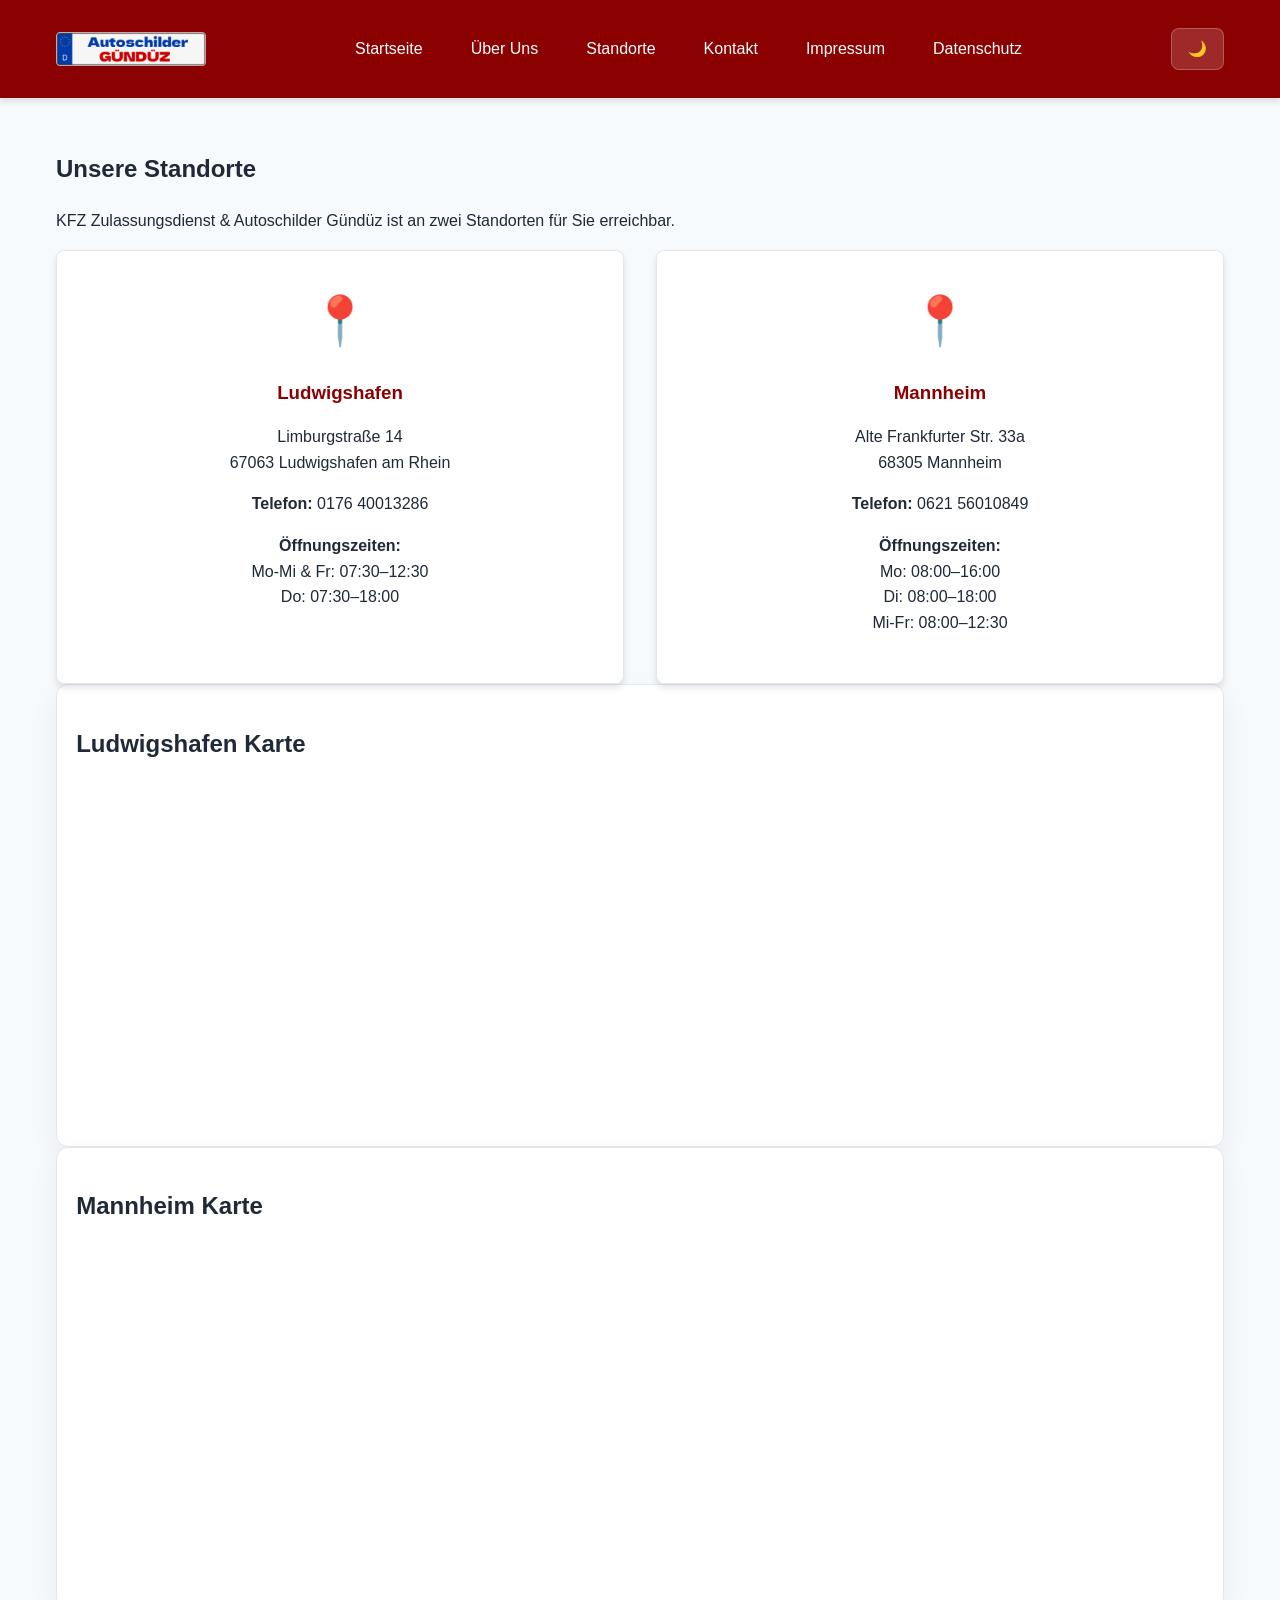
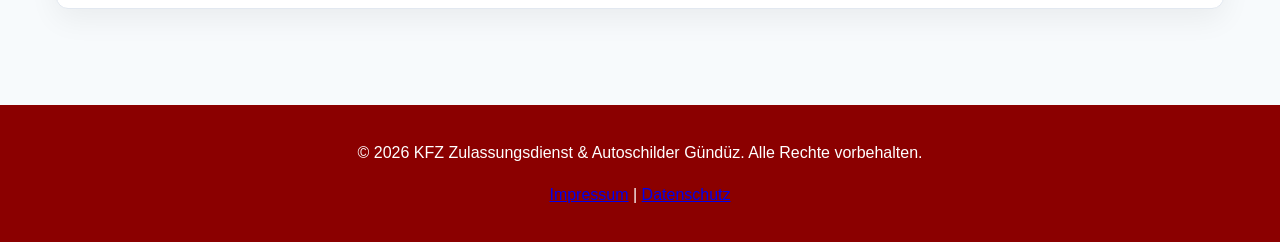
<file: locations.html>
<!DOCTYPE html>
<html lang="de">
<head>
    <meta charset="UTF-8">
    <meta name="viewport" content="width=device-width, initial-scale=1.0">
    <title>Standorte | KFZ Zulassungsdienst & Autoschilder Gündüz</title>
    <meta name="description" content="Standorte von KFZ Zulassungsdienst & Autoschilder Gündüz in Ludwigshafen und Mannheim. Adresse, Telefon und Öffnungszeiten.">
    <meta name="theme-color" content="#111111">
    <link rel="icon" media="(prefers-color-scheme: light)" href="images/favicon_schwarz.png">
    <link rel="icon" media="(prefers-color-scheme: dark)" href="images/favicon_weiss.png">
    <link rel="icon" href="images/favicon_schwarz.png">
    <link rel="stylesheet" href="css/style.css">
</head>
<body>
    <header>
        <div class="header-inner">
            <div class="logo">
                <img src="images/logo.png" alt="KFZ Zulassungsdienst & Autoschilder Gündüz Logo">
            </div>
            <nav aria-label="Hauptnavigation">
                <ul>
                    <li><a href="index.html">Startseite</a></li>
                    <li><a href="about.html">Über Uns</a></li>
                    <li><a href="locations.html">Standorte</a></li>
                    <li><a href="contact.html">Kontakt</a></li>
                    <li><a href="impressum.html">Impressum</a></li>
                    <li><a href="datenschutz.html">Datenschutz</a></li>
                </ul>
            </nav>
            <button id="mobile-menu-toggle" class="mobile-nav-toggle" aria-expanded="false" aria-label="Menü anzeigen">☰</button>
            <button id="theme-toggle" class="theme-toggle" aria-label="Farbschema wechseln">🌙</button>
        </div>
    </header>
    <main>
        <section>
            <h1>Unsere Standorte</h1>
            <p>KFZ Zulassungsdienst & Autoschilder Gündüz ist an zwei Standorten für Sie erreichbar.</p>
            <div class="location-info">
                <div class="feature-grid">
                    <article class="feature-card">
                        <div class="icon">📍</div>
                        <h3>Ludwigshafen</h3>
                        <p>Limburgstraße 14<br>67063 Ludwigshafen am Rhein</p>
                        <p><strong>Telefon:</strong> 0176 40013286</p>
                        <p><strong>Öffnungszeiten:</strong><br>
                        Mo-Mi & Fr: 07:30–12:30<br>
                        Do: 07:30–18:00</p>
                    </article>
                    <article class="feature-card">
                        <div class="icon">📍</div>
                        <h3>Mannheim</h3>
                        <p>Alte Frankfurter Str. 33a<br>68305 Mannheim</p>
                        <p><strong>Telefon:</strong> 0621 56010849</p>
                        <p><strong>Öffnungszeiten:</strong><br>
                        Mo: 08:00–16:00<br>
                        Di: 08:00–18:00<br>
                        Mi-Fr: 08:00–12:30</p>
                    </article>
                </div>
            </div>
            <div class="map-card">
                <h2>Ludwigshafen Karte</h2>
                <iframe class="map-embed" src="https://www.google.com/maps/embed?pb=!1m18!1m12!1m3!1d2618.448019171625!2d8.437897015757151!3d49.47275227936555!2m3!1f0!2f0!3f0!3m2!1i1024!2i768!4f13.1!3m3!1m2!1s0x47bf71f5d24f5d3d%3A0xb996f6f8ab92d42!2sLimburgstra%C3%9Fe%2014%2C%2067063%20Ludwigshafen%20am%20Rhein!5e0!3m2!1sde!2sde!4v1710000000000" allowfullscreen="" loading="lazy" referrerpolicy="no-referrer-when-downgrade"></iframe>
            </div>
            <div class="map-card">
                <h2>Mannheim Karte</h2>
                <iframe class="map-embed" src="https://www.google.com/maps/embed?pb=!1m18!1m12!1m3!1d2511.8980611275697!2d8.439385316097476!3d49.4745360793438!2m3!1f0!2f0!3f0!3m2!1i1024!2i768!4f13.1!3m3!1m2!1s0x47bf71f75d074c8b%3A0x8d6a5fef5a4d4db7!2sAlte%20Frankfurter%20Str.%2033a%2C%2068305%20Mannheim!5e0!3m2!1sde!2sde!4v1710000000000" allowfullscreen="" loading="lazy" referrerpolicy="no-referrer-when-downgrade"></iframe>
            </div>
        </section>
    </main>
    <footer>
        <p>&copy; 2026 KFZ Zulassungsdienst & Autoschilder Gündüz. Alle Rechte vorbehalten.</p>
        <p><a href="impressum.html">Impressum</a> | <a href="datenschutz.html">Datenschutz</a></p>
    </footer>
    <script src="js/script.js"></script>
</body>
</html>
</file>
<file: css/style.css>
/* Modernes, professionelles Design für KFZ-Zulassungsdienst */
:root {
    --primary-color: #8b0000; /* Dunkleres Rot */
    --secondary-color: #2d3748; /* Grau */
    --accent-color: #8b0000; /* Dunkleres Rot */
    --text-color: #1f2937;
    --bg-color: #f7fafc;
    --panel-bg: #ffffff;
    --header-bg: #8b0000;
    --footer-bg: #8b0000;
    --border-color: #e2e8f0;
    --white: #ffffff;
    --shadow: 0 4px 6px rgba(0, 0, 0, 0.1);
    --border-radius: 8px;
    --transition: all 0.3s ease;
}

body.dark-mode {
    --primary-color: #ff4444; /* Helles Rot */
    --secondary-color: #4a4a4a; /* Dunkelgrau */
    --accent-color: #ff6666; /* Helleres Rot */
    --text-color: #e8e8e8; /* Helle Textfarbe */
    --bg-color: #0d0d0d; /* Sehr dunkler Hintergrund */
    --panel-bg: #1f1f1f; /* Dunkelgrau für Panels */
    --header-bg: #6b0000; /* Tiefes Rot für Header */
    --footer-bg: #6b0000; /* Tiefes Rot für Footer */
    --border-color: #4a0000; /* Dunkelrot für Borders */
    --shadow: 0 4px 10px rgba(0, 0, 0, 0.5);
}
*,
*::before,
*::after {
    box-sizing: border-box;
}
body {
    font-family: 'Segoe UI', Tahoma, Geneva, Verdana, sans-serif;
    margin: 0;
    padding: 0;
    line-height: 1.6;
    color: var(--text-color);
    background: var(--bg-color);
}
img {
    max-width: 100%;
    height: auto;
    display: block;
}
header {
    background: var(--header-bg);
    color: var(--white);
    padding: 1.5rem 0;
    box-shadow: var(--shadow);
    position: sticky;
    top: 0;
    z-index: 100;
    transition: transform 0.3s ease, background 0.3s ease;
}
header.header-hidden {
    transform: translateY(-100%);
}
header .header-inner {
    max-width: 1200px;
    margin: 0 auto;
    padding: 0 1rem;
    display: flex;
    justify-content: space-between;
    align-items: center;
    gap: 1rem;
    flex-wrap: wrap;
}
.logo img {
    height: 50px;
    width: auto;
    max-width: 150px;
    object-fit: contain;
}
.mobile-nav-toggle {
    display: none;
    background: rgba(255,255,255,0.18);
    border: 1px solid rgba(255,255,255,0.24);
    color: var(--white);
    padding: 0.75rem 1rem;
    border-radius: var(--border-radius);
    cursor: pointer;
    transition: var(--transition);
    font-size: 1rem;
}
.mobile-nav-toggle:hover {
    background: rgba(255,255,255,0.28);
}
nav {
    flex: 1;
    width: 100%;
}
nav ul {
    list-style: none;
    padding: 0;
    margin: 0;
    display: flex;
    justify-content: center;
    flex-wrap: wrap;
    gap: 1rem;
    max-height: none;
    overflow: visible;
    transition: max-height 0.3s ease;
}
nav.collapsed ul {
    max-height: 0;
    overflow: hidden;
}
nav.expanded ul {
    max-height: 1000px;
}
nav a {
    color: var(--white);
    text-decoration: none;
    padding: 0.75rem 1rem;
    border-radius: var(--border-radius);
    transition: var(--transition);
    font-weight: 500;
    display: inline-block;
}
nav a:hover {
    background: rgba(255, 255, 255, 0.1);
}

nav {
    flex: 1;
}

.theme-toggle {
    background: rgba(255,255,255,0.16);
    border: 1px solid rgba(255,255,255,0.24);
    color: var(--white);
    padding: 0.7rem 1rem;
    border-radius: var(--border-radius);
    cursor: pointer;
    transition: var(--transition);
    font-size: 0.95rem;
}

.theme-toggle:hover {
    background: rgba(255,255,255,0.24);
}
nav ul {
    list-style: none;
    padding: 0;
    margin: 0;
    display: flex;
    justify-content: center;
    flex-wrap: wrap;
    gap: 1rem;
}
nav a {
    color: var(--white);
    text-decoration: none;
    padding: 0.75rem 1rem;
    border-radius: var(--border-radius);
    transition: var(--transition);
    font-weight: 500;
}
nav a:hover {
    background: rgba(255, 255, 255, 0.1);
}
main {
    max-width: 1200px;
    margin: 0 auto;
    padding: 0 1rem;
}
section {
    margin-bottom: 4rem;
    padding: 2rem 0;
}
.section-title {
    font-size: 2rem;
    margin-bottom: 1rem;
}
.hero-details,
.contact-card,
.form-card,
.map-card,
.feature-card {
    background: var(--panel-bg);
    border: 1px solid var(--border-color);
    border-radius: 12px;
    box-shadow: 0 10px 30px rgba(0, 0, 0, 0.06);
}
.hero-details,
.contact-card,
.form-card,
.map-card {
    padding: 1.2rem;
}
.hero-details p,
.contact-card p,
.form-card label,
.form-card p {
    margin: 0.6rem 0;
}
.hero-actions {
    margin-top: 1.2rem;
    display: flex;
    justify-content: center;
    flex-wrap: wrap;
    gap: 0.8rem;
}
.cta-button {
    display: inline-block;
    background: var(--accent-color);
    color: var(--white);
    padding: 1rem 2rem;
    border-radius: var(--border-radius);
    text-decoration: none;
    font-weight: 600;
    transition: var(--transition);
    text-align: center;
}
.cta-button:hover {
    background: #2c5282;
    transform: translateY(-2px);
    box-shadow: var(--shadow);
}
.cta-button.secondary {
    background: var(--secondary-color);
}
.cta-button.secondary:hover {
    background: #4a5568;
}
.cta-button.primary {
    background: var(--accent-color);
}
.cta-button.large {
    font-size: 1.2rem;
    padding: 1.2rem 3rem;
}
.feature-grid {
    display: grid;
    gap: 2rem;
    grid-template-columns: repeat(auto-fit, minmax(280px, 1fr));
}
.feature-card {
    background: var(--panel-bg);
    color: var(--text-color);
    padding: 2rem;
    border-radius: var(--border-radius);
    border: 1px solid var(--border-color);
    box-shadow: var(--shadow);
    text-align: center;
    transition: var(--transition);
}
.feature-card:hover {
    transform: translateY(-5px);
    box-shadow: 0 8px 25px rgba(0, 0, 0, 0.15);
}
.feature-card .icon {
    font-size: 3rem;
    margin-bottom: 1rem;
}
.feature-card h3 {
    margin-bottom: 1rem;
    color: var(--primary-color);
}
.service-list {
    list-style: disc inside;
    max-width: 720px;
}
.service-list li {
    margin: 0.6rem 0;
}
.form-card input,
.form-card textarea {
    width: 100%;
    padding: 0.9rem;
    margin-top: 0.4rem;
    border: 1px solid #ccc;
    border-radius: 8px;
}
.form-card textarea {
    min-height: 160px;
    resize: vertical;
}
.form-card button {
    background-color: #d01f27;
    color: #fff;
    border: none;
    border-radius: 8px;
    padding: 0.95rem 1.6rem;
    cursor: pointer;
    margin-top: 1rem;
}
.form-card button:hover {
    background-color: #b11722;
}
.map-embed {
    width: 100%;
    height: 320px;
    border: none;
    border-radius: 12px;
    margin-top: 1rem;
}
footer {
    background: var(--footer-bg);
    color: var(--white);
    text-align: center;
    padding: 1.2rem 1rem;
}
.map-placeholder {
    width: 100%;
    height: 320px;
    background: var(--panel-bg);
    border: 1px solid var(--border-color);
    border-radius: 12px;
    display: flex;
    align-items: center;
    justify-content: center;
    color: var(--text-color);
    font-size: 1.2rem;
}
/* Neue Styles für modernes Design */
#hero {
    text-align: center;
    background: linear-gradient(135deg, var(--primary-color) 0%, var(--accent-color) 100%);
    color: var(--white);
    padding: 4rem 1rem;
    border-radius: var(--border-radius);
    margin-bottom: 2rem;
    position: relative;
}
#hero h1 {
    font-size: 2.5rem;
    margin-bottom: 1rem;
    font-weight: 700;
}
.hero-subtitle {
    font-size: 1.2rem;
    margin-bottom: 2rem;
    opacity: 0.9;
}
.hero-stats {
    display: flex;
    justify-content: center;
    gap: 2rem;
    margin-bottom: 2rem;
}
.stat {
    font-size: 1.1rem;
    font-weight: 600;
}
.hero-trust {
    font-size: 0.9rem;
    opacity: 0.8;
}
.service-grid {
    display: grid;
    gap: 1.5rem;
    grid-template-columns: repeat(auto-fit, minmax(250px, 1fr));
}
.service-item {
    background: var(--panel-bg);
    color: var(--text-color);
    padding: 1.5rem;
    border-radius: var(--border-radius);
    border: 1px solid var(--border-color);
    box-shadow: var(--shadow);
    text-align: center;
}
.stat-card {
    background: var(--panel-bg);
    color: var(--text-color);
    border: 1px solid var(--border-color);
    border-radius: var(--border-radius);
    padding: 1.5rem;
    text-align: center;
    box-shadow: var(--shadow);
}
.service-item h3 {
    margin-bottom: 0.5rem;
    color: var(--primary-color);
}
.price {
    font-weight: 700;
    color: var(--accent-color);
    font-size: 1.2rem;
}
.cta-section {
    text-align: center;
    margin-top: 2rem;
}
.testimonial-grid {
    display: grid;
    gap: 1.5rem;
    grid-template-columns: repeat(auto-fit, minmax(300px, 1fr));
}
.testimonial {
    background: var(--panel-bg);
    color: var(--text-color);
    padding: 1.5rem;
    border-radius: var(--border-radius);
    box-shadow: var(--shadow);
    border-left: 4px solid var(--accent-color);
}
.testimonial p {
    font-style: italic;
    margin-bottom: 1rem;
}
.testimonial cite {
    font-weight: 600;
    color: var(--primary-color);
}
.trust-badges {
    display: flex;
    justify-content: center;
    gap: 1rem;
    flex-wrap: wrap;
    margin-top: 2rem;
}
.badge {
    background: var(--primary-color);
    color: var(--white);
    padding: 0.5rem 1rem;
    border-radius: 20px;
    font-size: 0.9rem;
    font-weight: 500;
}
#contact-cta {
    background: var(--primary-color);
    color: var(--white);
    text-align: center;
    padding: 3rem 1rem;
    border-radius: var(--border-radius);
}
#contact-cta h2 {
    margin-bottom: 1rem;
}
.contact-actions {
    display: flex;
    justify-content: center;
    gap: 1rem;
    flex-wrap: wrap;
    margin-bottom: 1rem;
}
.opening-hours {
    font-size: 0.9rem;
    opacity: 0.8;
}
.contact-grid {
    display: grid;
    gap: 2rem;
    grid-template-columns: repeat(auto-fit, minmax(300px, 1fr));
}
/* Impressum ausklappbar */
#impressum {
    margin-top: 1rem;
    text-align: left;
    max-width: 600px;
    margin-left: auto;
    margin-right: auto;
}
#impressum h3 {
    margin-top: 0;
}
@media (max-width: 768px) {
    header .header-inner {
        flex-direction: column;
        text-align: center;
    }
    .logo img {
        height: 40px;
    }
    .mobile-nav-toggle {
        display: inline-flex;
        margin-top: 0.5rem;
    }
    nav {
        width: 100%;
    }
    nav ul {
        flex-direction: column;
        align-items: center;
        margin-top: 0.6rem;
    }
    nav.expanded ul,
    nav ul {
        max-height: 1000px;
    }
    nav.collapsed ul {
        max-height: 0;
    }
    nav li {
        width: 100%;
        text-align: center;
        margin-bottom: 0.5rem;
    }
    nav a {
        width: 100%;
        padding: 0.9rem 1rem;
    }
    .hero-actions {
        flex-direction: column;
        align-items: stretch;
    }
    .cta-button {
        width: 100%;
    }
    .map-embed {
        height: 260px;
    }
    #hero h1 {
        font-size: 2rem;
    }
    .hero-stats {
        flex-direction: column;
        gap: 1rem;
    }
    .hero-actions {
        flex-direction: column;
        align-items: center;
    }
    .feature-grid,
    .service-grid,
    .testimonial-grid {
        grid-template-columns: 1fr;
    }
    .contact-actions {
        flex-direction: column;
    }
    .trust-badges {
        justify-content: center;
    }
}

@media (max-width: 480px) {
    body {
        font-size: 0.95rem;
    }
    nav a {
        font-size: 0.95rem;
    }
    .section-title {
        font-size: 1.6rem;
    }
    .hero-details,
    .contact-card,
    .form-card,
    .map-card {
        padding: 1rem;
    }
}


/* Responsive Anpassungen */

@media (max-width: 480px) {
    nav ul {
        padding: 0;
    }

    nav a {
        font-size: 1rem;
    }

    .form-card button {
        width: 100%;
    }
}
</file>
